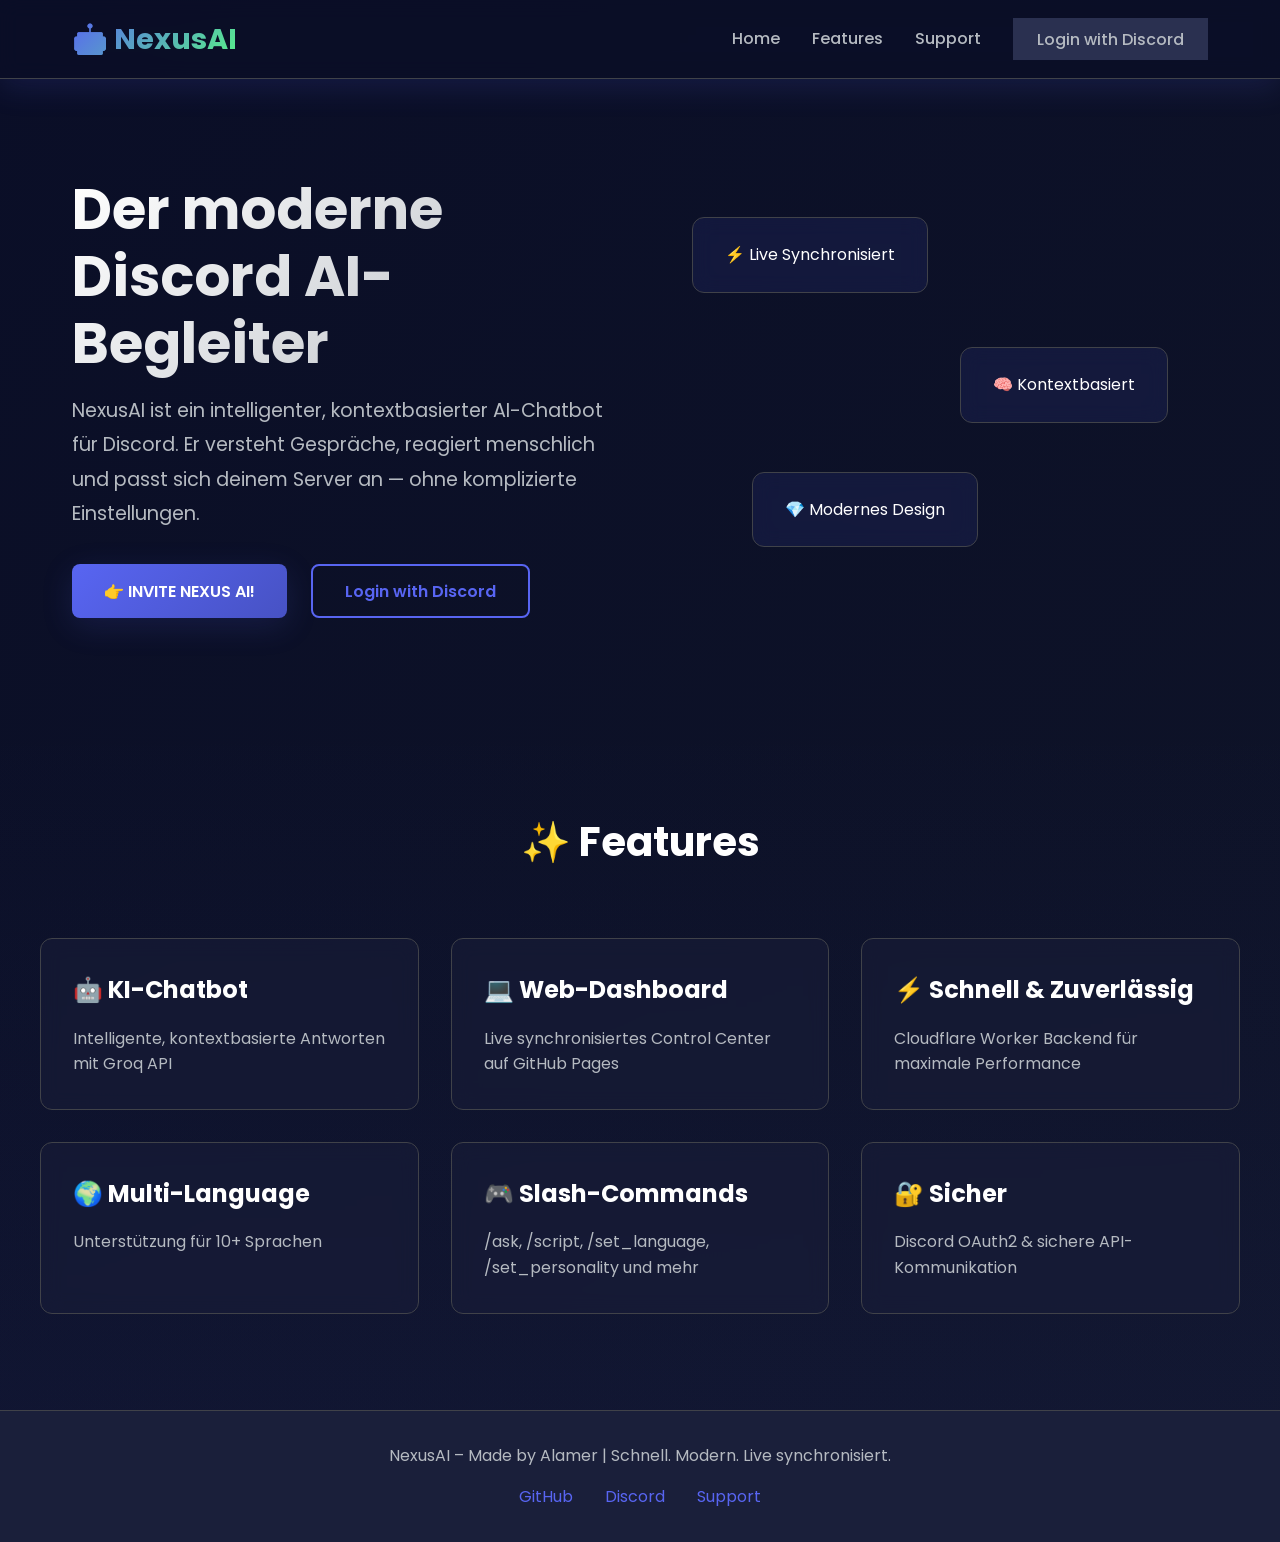
<file: index.html>
<!DOCTYPE html>
<html lang="de">
<head>
    <meta charset="UTF-8">
    <meta name="viewport" content="width=device-width, initial-scale=1.0">
    <title>NexusAI - Discord AI Bot</title>
    <link rel="stylesheet" href="./css/style.css">
    <link rel="preconnect" href="https://fonts.googleapis.com">
    <link rel="preconnect" href="https://fonts.gstatic.com" crossorigin>
    <link href="https://fonts.googleapis.com/css2?family=Poppins:wght@300;400;500;600;700&display=swap" rel="stylesheet">
</head>
<body>
    <!-- Navigation -->
    <nav class="navbar">
        <div class="nav-container">
            <div class="nav-brand">
                <h1>🤖 NexusAI</h1>
            </div>
            <ul class="nav-links">
                <li><a href="#home" onclick="scrollTo('hero')">Home</a></li>
                <li><a href="#features">Features</a></li>
                <li><a href="#support">Support</a></li>
                <li id="auth-btn" style="display:none;"><a href="dashboard.html" class="btn-dashboard">Dashboard</a></li>
                <li id="login-btn"><a href="#" class="btn-login" onclick="loginWithDiscord()">Login with Discord</a></li>
            </ul>
        </div>
    </nav>

    <!-- Hero Section -->
    <section class="hero">
        <div class="hero-content">
            <h2>Der moderne Discord AI-Begleiter</h2>
            <p>NexusAI ist ein intelligenter, kontextbasierter AI-Chatbot für Discord. Er versteht Gespräche, reagiert menschlich und passt sich deinem Server an — ohne komplizierte Einstellungen.</p>
            <div class="hero-buttons">
                <button class="btn btn-primary" onclick="inviteBot()">👉 INVITE NEXUS AI!</button>
                <button class="btn btn-secondary" onclick="loginWithDiscord()">Login with Discord</button>
            </div>
        </div>
        <div class="hero-visual">
            <div class="floating-card">⚡ Live Synchronisiert</div>
            <div class="floating-card">🧠 Kontextbasiert</div>
            <div class="floating-card">💎 Modernes Design</div>
        </div>
    </section>

    <!-- Features Section -->
    <section class="features" id="features">
        <h2>✨ Features</h2>
        <div class="feature-grid">
            <div class="feature-card">
                <h3>🤖 KI-Chatbot</h3>
                <p>Intelligente, kontextbasierte Antworten mit Groq API</p>
            </div>
            <div class="feature-card">
                <h3>💻 Web-Dashboard</h3>
                <p>Live synchronisiertes Control Center auf GitHub Pages</p>
            </div>
            <div class="feature-card">
                <h3>⚡ Schnell & Zuverlässig</h3>
                <p>Cloudflare Worker Backend für maximale Performance</p>
            </div>
            <div class="feature-card">
                <h3>🌍 Multi-Language</h3>
                <p>Unterstützung für 10+ Sprachen</p>
            </div>
            <div class="feature-card">
                <h3>🎮 Slash-Commands</h3>
                <p>/ask, /script, /set_language, /set_personality und mehr</p>
            </div>
            <div class="feature-card">
                <h3>🔐 Sicher</h3>
                <p>Discord OAuth2 & sichere API-Kommunikation</p>
            </div>
        </div>
    </section>

    <!-- Footer -->
    <footer class="footer">
        <p>NexusAI – Made by Alamer | Schnell. Modern. Live synchronisiert.</p>
        <div class="footer-links">
            <a href="#">GitHub</a>
            <a href="#">Discord</a>
            <a href="#">Support</a>
        </div>
    </footer>

    <script src="./js/auth.js"></script>
</body>
</html>
</file>
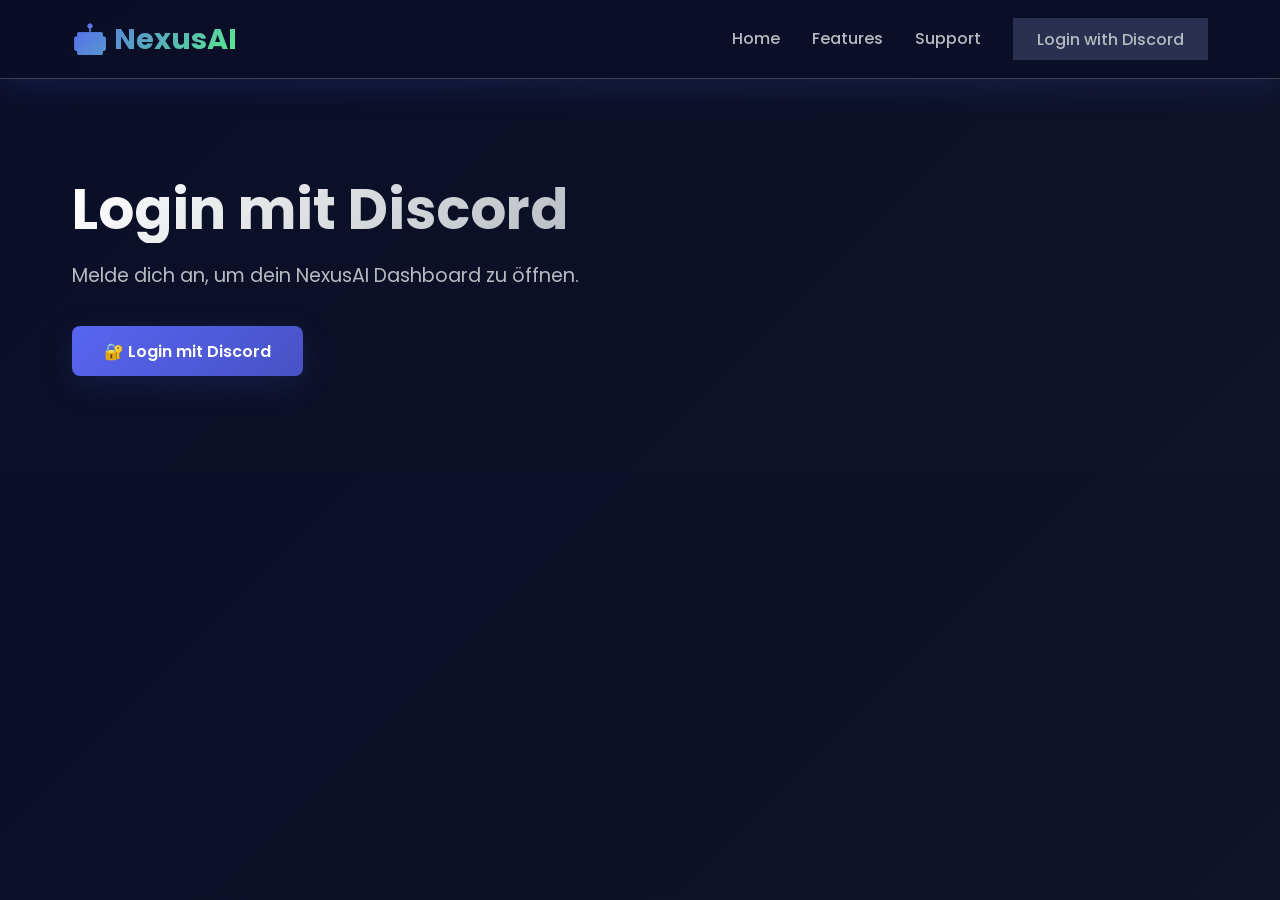
<file: login.html>
<!DOCTYPE html>
<html lang="de">
<head>
    <meta charset="UTF-8">
    <meta name="viewport" content="width=device-width, initial-scale=1.0">
    <title>NexusAI – Login</title>
    <link rel="stylesheet" href="./css/style.css">
    <link rel="preconnect" href="https://fonts.googleapis.com">
    <link rel="preconnect" href="https://fonts.gstatic.com" crossorigin>
    <link href="https://fonts.googleapis.com/css2?family=Poppins:wght@300;400;500;600;700&display=swap" rel="stylesheet">
</head>

<body>
    <!-- Navigation -->
    <nav class="navbar">
        <div class="nav-container">
            <div class="nav-brand">
                <h1>🤖 NexusAI</h1>
            </div>
            <ul class="nav-links">
                <li><a href="index.html">Home</a></li>
                <li><a href="index.html#features">Features</a></li>
                <li><a href="index.html#support">Support</a></li>
                <li id="auth-btn" style="display:none;"><a href="dashboard.html" class="btn-dashboard">Dashboard</a></li>
                <li id="login-btn"><a href="#" class="btn-login" onclick="loginWithDiscord()">Login with Discord</a></li>
            </ul>
        </div>
    </nav>

    <!-- Login Section -->
    <section class="hero">
        <div class="hero-content">
            <h2>Login mit Discord</h2>
            <p>Melde dich an, um dein NexusAI Dashboard zu öffnen.</p>

            <div class="hero-buttons">
                <button class="btn btn-primary" onclick="loginWithDiscord()">🔐 Login mit Discord</button>
            </div>
        </div>
    </section>

    <script src="./js/auth.js"></script>

    <script>
        // Falls der User bereits eingeloggt ist → direkt Dashboard
        if (isLoggedIn()) {
            window.location.href = "./dashboard.html";
        }
    </script>
</body>
</html>
</file>
<file: css/style.css>
:root {
    --primary: #5865F2;
    --primary-dark: #4752C4;
    --secondary: #57F287;
    --background: #0a0e27;
    --surface: #1a1f3a;
    --surface-light: #2a3050;
    --text: #ffffff;
    --text-secondary: #b5bac1;
    --border: #404249;
    --success: #57F287;
    --error: #ED4245;
    --warning: #FAA61A;
    --blur: 10px;
    --shadow: 0 8px 32px rgba(88, 101, 242, 0.15);
}

* {
    margin: 0;
    padding: 0;
    box-sizing: border-box;
}

body {
    font-family: 'Poppins', sans-serif;
    background: linear-gradient(135deg, var(--background) 0%, #0f1428 100%);
    color: var(--text);
    line-height: 1.6;
    overflow-x: hidden;
}

/* ========== NAVBAR ========== */
.navbar {
    position: fixed;
    top: 0;
    width: 100%;
    background: rgba(10, 14, 39, 0.8);
    backdrop-filter: blur(var(--blur));
    border-bottom: 1px solid var(--border);
    z-index: 1000;
    box-shadow: var(--shadow);
}

.nav-container {
    max-width: 1200px;
    margin: 0 auto;
    padding: 1rem 2rem;
    display: flex;
    justify-content: space-between;
    align-items: center;
}

.nav-brand h1 {
    font-size: 1.8rem;
    background: linear-gradient(135deg, var(--primary) 0%, var(--secondary) 100%);
    -webkit-background-clip: text;
    -webkit-text-fill-color: transparent;
    background-clip: text;
}

.nav-links {
    display: flex;
    list-style: none;
    gap: 2rem;
    align-items: center;
}

.nav-links a {
    color: var(--text-secondary);
    text-decoration: none;
    transition: all 0.3s ease;
    font-weight: 500;
}

.nav-links a:hover {
    color: var(--primary);
}

/* ========== BUTTONS ========== */
.btn {
    padding: 0.8rem 2rem;
    border: none;
    border-radius: 8px;
    font-weight: 600;
    cursor: pointer;
    transition: all 0.3s ease;
    font-family: 'Poppins', sans-serif;
    font-size: 1rem;
}

.btn-primary {
    background: linear-gradient(135deg, var(--primary) 0%, var(--primary-dark) 100%);
    color: white;
    box-shadow: var(--shadow);
}

.btn-primary:hover {
    transform: translateY(-2px);
    box-shadow: 0 12px 40px rgba(88, 101, 242, 0.3);
}

.btn-secondary {
    background: transparent;
    color: var(--primary);
    border: 2px solid var(--primary);
}

.btn-secondary:hover {
    background: var(--primary);
    color: white;
}

.btn-login {
    background: var(--surface-light);
    color: var(--text);
    padding: 0.6rem 1.5rem;
}

.btn-login:hover {
    background: var(--primary);
}

.btn-dashboard {
    background: var(--success);
    color: var(--background);
    padding: 0.6rem 1.5rem;
}

/* ========== HERO SECTION ========== */
.hero {
    margin-top: 80px;
    padding: 6rem 2rem;
    display: grid;
    grid-template-columns: 1fr 1fr;
    align-items: center;
    gap: 4rem;
    max-width: 1200px;
    margin-left: auto;
    margin-right: auto;
}

.hero-content h2 {
    font-size: 3.5rem;
    margin-bottom: 1rem;
    background: linear-gradient(135deg, var(--text) 0%, var(--text-secondary) 100%);
    -webkit-background-clip: text;
    -webkit-text-fill-color: transparent;
    background-clip: text;
    line-height: 1.2;
}

.hero-content p {
    font-size: 1.2rem;
    color: var(--text-secondary);
    margin-bottom: 2rem;
    line-height: 1.8;
}

.hero-buttons {
    display: flex;
    gap: 1.5rem;
    flex-wrap: wrap;
}

.hero-visual {
    position: relative;
    height: 400px;
}

.floating-card {
    position: absolute;
    padding: 1.5rem 2rem;
    background: rgba(88, 101, 242, 0.1);
    border: 1px solid var(--border);
    border-radius: 12px;
    backdrop-filter: blur(var(--blur));
    animation: float 6s ease-in-out infinite;
}

.floating-card:nth-child(1) {
    top: 20px;
    left: 20px;
    animation-delay: 0s;
}

.floating-card:nth-child(2) {
    top: 150px;
    right: 40px;
    animation-delay: 1s;
}

.floating-card:nth-child(3) {
    bottom: 50px;
    left: 80px;
    animation-delay: 2s;
}

@keyframes float {
    0%, 100% { transform: translateY(0px); }
    50% { transform: translateY(-20px); }
}

/* ========== FEATURES SECTION ========== */
.features {
    padding: 6rem 2rem;
    background: linear-gradient(180deg, transparent 0%, rgba(88, 101, 242, 0.05) 100%);
}

.features h2 {
    font-size: 2.5rem;
    text-align: center;
    margin-bottom: 4rem;
}

.feature-grid {
    display: grid;
    grid-template-columns: repeat(auto-fit, minmax(300px, 1fr));
    gap: 2rem;
    max-width: 1200px;
    margin: 0 auto;
}

.feature-card {
    padding: 2rem;
    background: rgba(26, 31, 58, 0.5);
    border: 1px solid var(--border);
    border-radius: 12px;
    backdrop-filter: blur(var(--blur));
    transition: all 0.3s ease;
}

.feature-card:hover {
    transform: translateY(-8px);
    border-color: var(--primary);
    box-shadow: var(--shadow);
}

.feature-card h3 {
    font-size: 1.5rem;
    margin-bottom: 1rem;
}

.feature-card p {
    color: var(--text-secondary);
}

/* ========== FOOTER ========== */
.footer {
    padding: 2rem;
    background: var(--surface);
    border-top: 1px solid var(--border);
    text-align: center;
    color: var(--text-secondary);
}

.footer-links {
    margin-top: 1rem;
    display: flex;
    justify-content: center;
    gap: 2rem;
}

.footer-links a {
    color: var(--primary);
    text-decoration: none;
    transition: color 0.3s ease;
}

.footer-links a:hover {
    color: var(--secondary);
}

/* ========== RESPONSIVE ========== */
@media (max-width: 768px) {
    .hero {
        grid-template-columns: 1fr;
        padding: 3rem 1.5rem;
    }

    .hero-content h2 {
        font-size: 2rem;
    }

    .nav-links {
        gap: 1rem;
        font-size: 0.9rem;
    }

    .features h2 {
        font-size: 1.8rem;
    }

    .hero-visual {
        display: none;
    }
}
</file>
